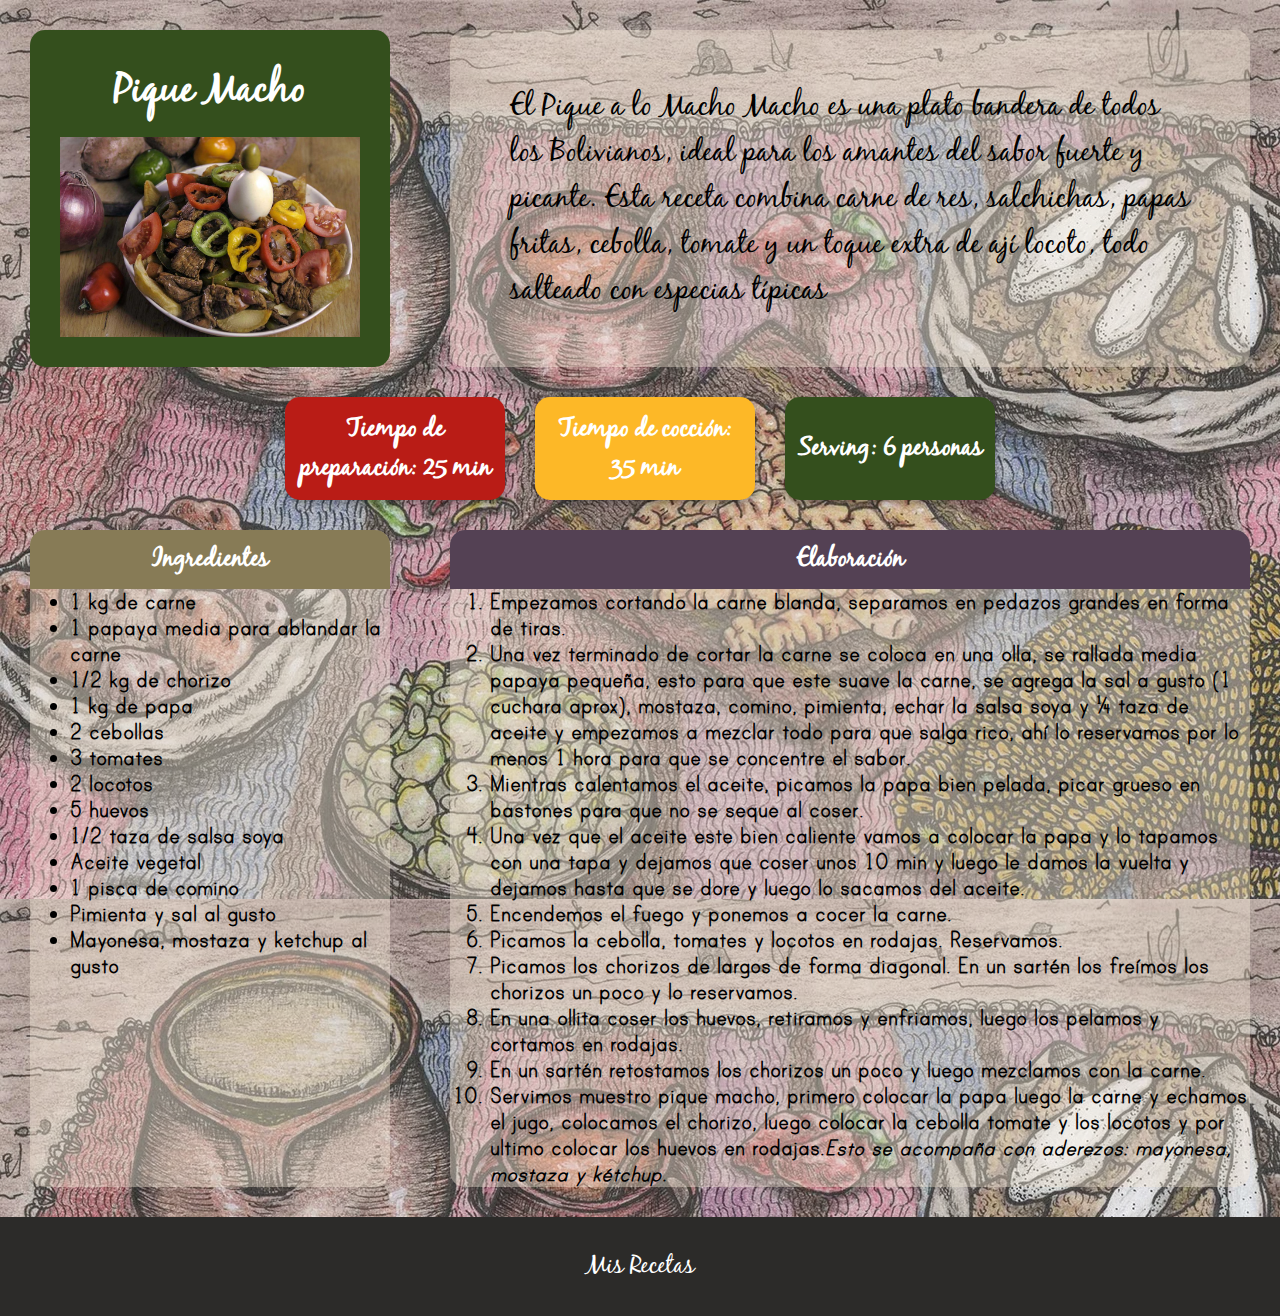
<file: recipes/piquemacho.html>
<!DOCTYPE html>
<html lang="en">
<head>
    <meta charset="UTF-8">
    <meta name="viewport" content="width=device-width, initial-scale=1.0">
    <title>MyFAVFAV</title>
    <link rel="stylesheet" href="stylesrecetas.css"/>  
</head>

<body>
    <div class="intro">
    <div class="left pique-macho">Pique Macho
    <img src="../images/piquemacho.jpg" alt="Pique macho es lo max!">
    </div>
    <div class="right"> El Pique a lo Macho Macho es una plato bandera de todos los Bolivianos, ideal para los amantes del sabor 
        fuerte y picante. Esta receta combina carne de res, salchichas, papas fritas, cebolla, tomate y un toque extra 
        de ají locoto, todo salteado con especias típicas</div>
    </div>

    <div class="info">
    <h4 class="uno">Tiempo de preparación: 25 min</h4>
    <h4 class="dos">Tiempo de cocción: 35 min</h4>
    <h4 class="tres">Serving: 6 personas</h4>
    </div>

    <div class="steps">
    <div class="ing">
    <h3>Ingredientes</h3>
    <ul>
        <li>1 kg de carne</li>
        <li>1 papaya  media para ablandar la carne</li>
        <li>1/2 kg de chorizo</li>
        <li>1 kg de papa</li>
        <li>2 cebollas</li>
        <li>3 tomates</li>
        <li>2 locotos</li>
        <li>5 huevos</li>
        <li>1/2 taza de salsa soya</li>
        <li>Aceite vegetal</li>
        <li>1 pisca de comino</li>
        <li>Pimienta y sal al gusto</li>
        <li>Mayonesa, mostaza y ketchup al gusto</li>
    </ul>
    </div>

    <div class="elab">
    <h3>Elaboración</h3>
    <ol>
        <li>Empezamos cortando la carne blanda, separamos en pedazos grandes en forma de tiras.</li>
        <li>Una vez terminado de cortar la carne se coloca en una olla, se rallada media papaya pequeña, esto para que este suave la carne, se agrega la sal a gusto (1 cuchara aprox), mostaza, comino, pimienta, echar la salsa soya y ¼ taza de aceite y empezamos a mezclar todo para que salga rico, ahí lo reservamos por lo menos 1 hora para que se concentre el sabor.</li>
        <li>Mientras calentamos el aceite, picamos la papa bien pelada, picar grueso en bastones para que no se seque al coser.</li>
        <li>Una vez que el aceite este bien caliente vamos a colocar la papa y lo tapamos con una tapa y dejamos que coser unos 10 min y luego le damos la vuelta y dejamos hasta que se dore y luego lo sacamos del aceite.</li>
        <li>Encendemos el fuego y ponemos a cocer la carne.</li>
        <li>Picamos la cebolla, tomates y locotos en rodajas. Reservamos.</li>
        <li>Picamos los chorizos de largos de forma diagonal. En un sartén los freímos los chorizos un poco y lo reservamos.</li>
        <li>En una ollita coser los huevos, retiramos y enfriamos, luego los pelamos y cortamos en rodajas.</li>
        <li>En un sartén retostamos los chorizos un poco y luego mezclamos con la carne.</li>
        <li>Servimos  muestro pique macho, primero colocar la papa luego la carne y  echamos el jugo, colocamos el chorizo, luego colocar la cebolla tomate y los locotos y por ultimo colocar los huevos en rodajas.<em>Esto se acompaña con  aderezos: mayonesa, mostaza y kétchup.</em></li>  
    </ol>
    </div>
    </div>

    <div class="footer">
    <a href="../index.html">Mis Recetas</a>
    </div>
</body>
</html>
</file>
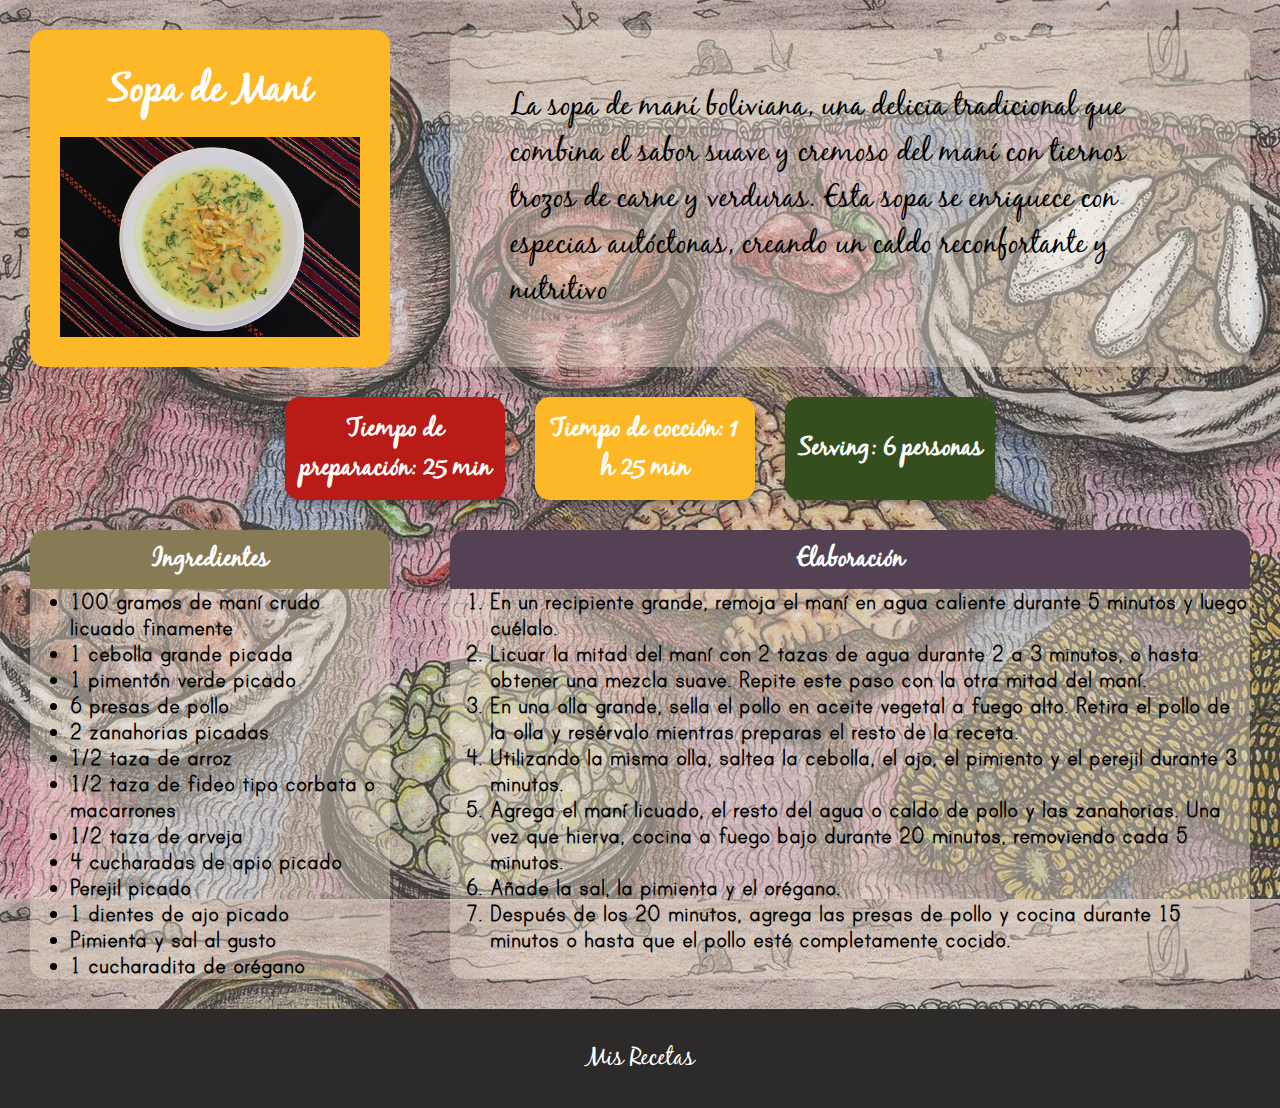
<file: recipes/sopademani.html>
<!DOCTYPE html>
<html lang="en">
<head>
    <meta charset="UTF-8">
    <meta name="viewport" content="width=device-width, initial-scale=1.0">
    <title>FavAbuelitaRecipe</title>
    <link rel="stylesheet" href="stylesrecetas.css"/>
</head>

<body>
    <div class="intro">
        <div class="left sopa-de-mani">Sopa de Maní
        <img src="../images/sopademani.jpg" alt="Sopa de mani my fav #namnam">
        </div>
        <div class="right"> La sopa de maní boliviana, una delicia tradicional que combina el sabor suave y cremoso del maní con tiernos trozos de carne y verduras. 
        Esta sopa se enriquece con especias autóctonas, creando un caldo reconfortante y nutritivo
        </div>
    </div>

    <div class="info">
        <h4 class="uno">Tiempo de preparación: 25 min</h4>
        <h4 class="dos">Tiempo de cocción: 1 h 25 min</h4>
        <h4 class="tres">Serving: 6 personas </h4>
    </div>

     <div class="steps">
        <div class="ing">
        <h3>Ingredientes</h3>
        <ul>
        <li>100 gramos de maní crudo licuado finamente</li>
        <li>1 cebolla grande picada</li>
        <li>1 pimentón verde picado</li>
        <li>6 presas de pollo</li>
        <li>2 zanahorias picadas</li>
        <li>1/2 taza de arroz</li>
        <li>1/2 taza de fideo tipo corbata o macarrones</li>
        <li>1/2 taza de arveja</li>
        <li>4 cucharadas de apio picado</li>
        <li>Perejil picado</li>
        <li>1 dientes de ajo picado</li>
        <li>Pimienta y sal al gusto</li>
        <li>1 cucharadita de orégano</li>
        </ul>
    </div>

    <div class="elab">
    <h3>Elaboración</h3>
        <ol>
        <li>En un recipiente grande, remoja el maní en agua caliente durante 5 minutos y luego cuélalo.</li>
        <li>Licuar la mitad del maní con 2 tazas de agua durante 2 a 3 minutos, o hasta obtener una mezcla suave. Repite este paso con la otra mitad del maní.</li>
        <li>En una olla grande, sella el pollo en aceite vegetal a fuego alto. Retira el pollo de la olla y resérvalo mientras preparas el resto de la receta.</li>
        <li>Utilizando la misma olla, saltea la cebolla, el ajo, el pimiento y el perejil durante 3 minutos.</li>
        <li>Agrega el maní licuado, el resto del agua o caldo de pollo y las zanahorias. Una vez que hierva, cocina a fuego bajo durante 20 minutos, removiendo cada 5 minutos.</li>
        <li>Añade la sal, la pimienta y el orégano.</li>
        <li>Después de los 20 minutos, agrega las presas de pollo y cocina durante 15 minutos o hasta que el pollo esté completamente cocido.</li>

        </ol>
    </div>

     </div>
     <div class="footer">
    <a href="../index.html">Mis Recetas</a>
    </div>
</body>
</html>
</file>
<file: recipes/stylesrecetas.css>
@font-face {
  font-family: 'Print';
  src: url('PrintClearly-webfont.woff') format('woff');
}

@font-face {
  font-family: 'Blackjack';
  src: url('blackjack-webfont.woff') format('woff');
}

 
 *{
   /* outline: 1px solid red;*/
    margin: 0px;
    box-sizing: border-box;
        } 

html, body {
  margin: 0;
  padding: 0;
  height: 100%;
  width: 100%;
 background-image: linear-gradient(rgba(255, 255, 255, 0.15), rgba(255, 255, 255, 0.15)), 
  url('../images/apthapirevista.webp');
  
}

.intro, .steps {
  display: flex;
  font-family: 'Print';
  padding: 30px;
  gap: 15px;
  justify-content: space-between;S
  flex: 1;
  flex-wrap: wrap;
}

.left {
    font-family:'Blackjack';
    max-width: 360px;
    font-size: 40px;
    font-weight: 900;
    padding: 30px;
    background-color: rgb(185, 28, 22);
    border-radius: 15px;
    display: flex;
    flex-direction: column;
    justify-content: center;
    color: white;
    gap: 15px;
    text-align: center;
    
}

.sopa-de-mani {
  background-color: #fdb827;
}

.pique-macho {
  background-color: 	#344f1d;
}

.right {
    font-family:'Blackjack';
    font-size: 30px;
    background-color: rgba(244,232,216, 0.4) ;
    border-radius: 15px;
    display: flex;
    justify-content: center;
    align-items: center;
    padding: 30px 60px;
    max-width: 800px;
}

.info {
    display: flex;
    flex-wrap: wrap;
    justify-content: center;
    gap: 30px;
    font-family:'Blackjack';
    font-size: 25px;
    color: white;
}

h4 {
    max-width: 220px;
    padding: 0.5em;
    border-radius: 15px;
    box-shadow: 0 4px 8px rgba(0, 0, 0, 0.30);
    text-align: center;
}

.dos {
     display: flex;
  align-items: center;
  background-color:#fdb827;
  border-radius: 15px;
  box-shadow: 0 4px 8px rgba(0, 0, 0, 0.30);
}

.tres {
  background-color: 	#344f1d;
  border-radius: 15px;
  box-shadow: 0 4px 8px rgba(0, 0, 0, 0.30);
  display: flex;
  align-items: center;
  
}

.uno {
   display: flex;
  align-items: center;
  background-color: #b91c16;
  border-radius: 15px;
  box-shadow: 0 4px 8px rgba(0, 0, 0, 0.30);
}

.ing {
    max-width: 360px;
    display: flex;
    flex-direction: column;
    font-size: 25px;
    font-weight: 900;
    background-color: rgba(244,232,216, 0.4);
    border-radius: 15px;
}

.elab {
     display: flex;
    flex-direction: column;
    font-size: 25px;
    font-weight: 900;
    background-color: rgba(244,232,216, 0.4);
    max-width: 800px;
    border-radius: 15px;
}

h3 {
    font-family:'Blackjack';
    font-size: 25px;
    padding: 10px;
    text-align: center;
}

.ing h3 {
    background-color: #877b56;
    border-top-left-radius: 15px;
    border-top-right-radius: 15px;
    color: white;
}

.elab h3 {
    background-color: #544154;
    border-top-left-radius: 15px;
    border-top-right-radius: 15px;
    color: white;

}

.footer {
    display: flex;
    justify-content: center;
    align-items: center;
    background-color: #2c2b29;
    padding: 30px;
}

.footer a {
    text-decoration: none;
    font-family:'Blackjack';
    font-size: 25px;
    color: white;
}
</file>
